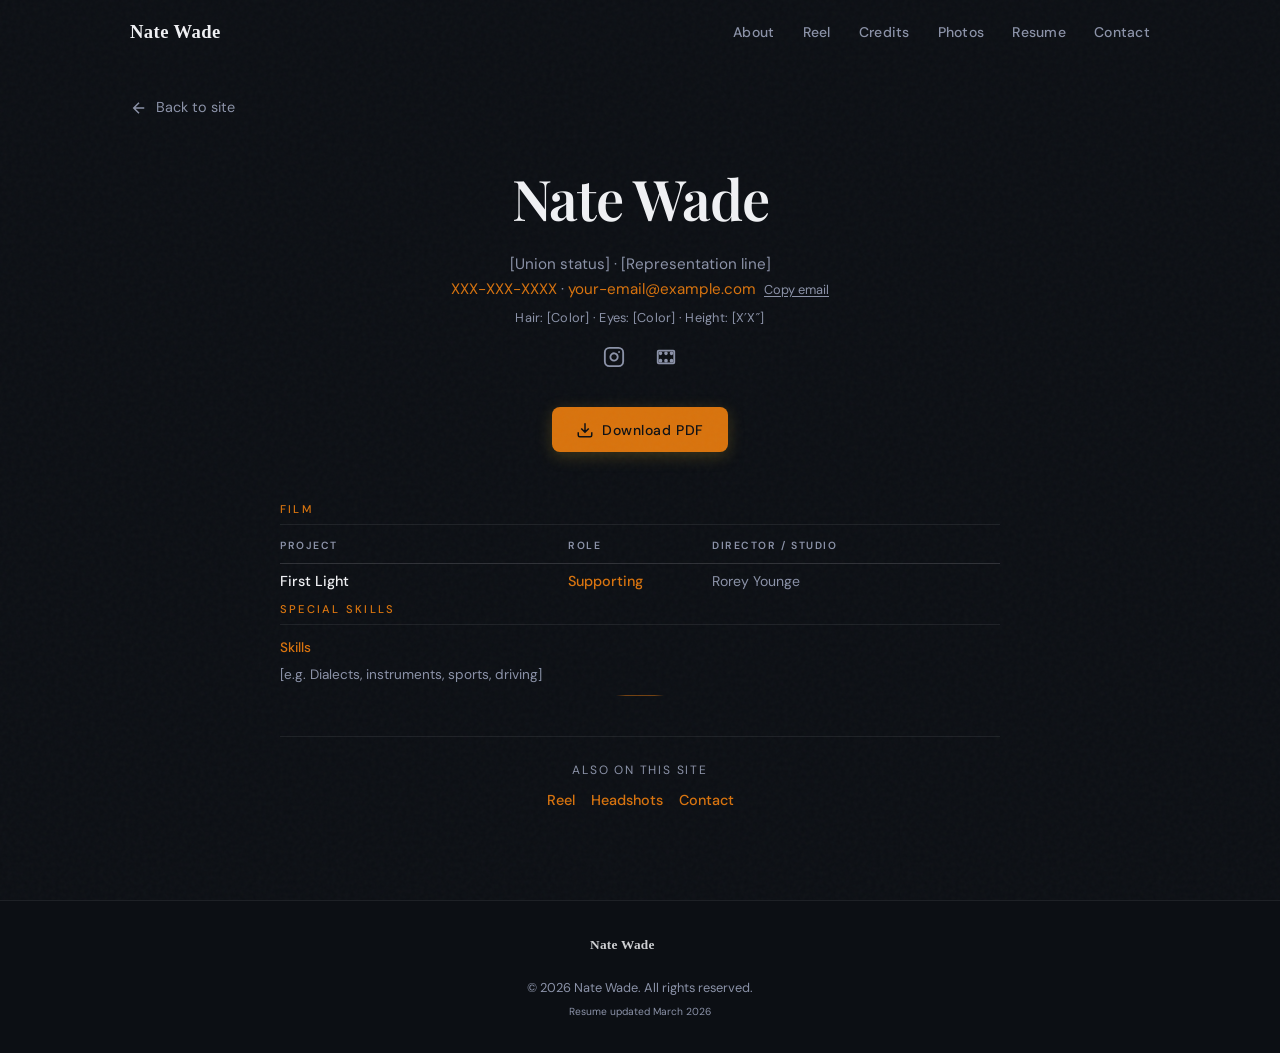
<file: resume.html>
<!DOCTYPE html>
<html lang="en">
<head>
  <meta charset="UTF-8">
  <meta name="viewport" content="width=device-width, initial-scale=1.0">
  <meta name="description" content="Nate Wade — Actor. Film, voice, theatre resume. Download PDF.">
  <title>Resume | Nate Wade — Actor</title>
  <meta property="og:title" content="Nate Wade — Actor | Resume">
  <meta property="og:description" content="Film, voice &amp; theatre credits. Download PDF or view online.">
  <meta property="og:type" content="website">
  <meta property="og:url" content="https://natewade.com/resume.html">
  <meta name="twitter:card" content="summary">
  <meta name="twitter:title" content="Nate Wade — Actor | Resume">
  <meta name="twitter:description" content="Film, voice &amp; theatre credits.">
  <link rel="preconnect" href="https://fonts.googleapis.com">
  <link rel="preconnect" href="https://fonts.gstatic.com" crossorigin>
  <link href="https://fonts.googleapis.com/css2?family=DM+Sans:ital,opsz,wght@0,9..40,400;0,9..40,500;0,9..40,600;1,9..40,400&family=Playfair+Display:ital,wght@0,400;0,600;1,400&display=swap" rel="stylesheet">
  <link rel="stylesheet" href="css/style.css">
  <style>
    .resume-page { padding: calc(var(--header-h, 72px) + 2rem) var(--space) 4rem; min-height: 100vh; }
    .resume-back { display: inline-flex; align-items: center; gap: 0.5rem; color: var(--text-muted); text-decoration: none; font-size: 0.9rem; margin-bottom: 2rem; transition: color 0.2s ease; }
    .resume-back:hover { color: var(--accent); }
    .resume-header { text-align: center; margin-bottom: 3rem; }
    .resume-name { font-family: var(--font-display); font-size: clamp(2.25rem, 6vw, 3.5rem); font-weight: 600; letter-spacing: -0.02em; margin: 0 0 0.5rem; color: var(--text); }
    .resume-contact { color: var(--text-muted); font-size: 0.95rem; margin: 0 0 0.35rem; }
    .resume-contact a { color: var(--accent); text-decoration: none; }
    .resume-contact a:hover { text-decoration: underline; }
    .resume-stats { font-size: 0.8rem; color: var(--text-muted); letter-spacing: 0.02em; margin: 0 0 0.75rem; line-height: 1.5; text-align: center; }
    .resume-social { display: flex; justify-content: center; gap: 1rem; margin-top: 0.75rem; }
    .resume-social a { display: inline-flex; align-items: center; justify-content: center; width: 36px; height: 36px; color: var(--text-muted); transition: color 0.2s ease, transform 0.2s ease; }
    .resume-social a:hover { color: var(--accent); transform: scale(1.08); }
    .resume-social svg { width: 22px; height: 22px; }
    .resume-actions { display: flex; flex-direction: column; align-items: center; gap: 0.5rem; margin-top: 2rem; flex-wrap: wrap; }
    .resume-copy-wrap { display: inline-flex; align-items: center; gap: 0.35rem; margin-left: 0.25rem; }
    .resume-copy-btn { background: none; border: none; padding: 0; color: var(--text-muted); cursor: pointer; font-size: 0.8rem; font-family: inherit; text-decoration: underline; text-underline-offset: 2px; transition: color 0.2s ease; }
    .resume-copy-btn:hover { color: var(--accent); }
    .resume-copy-btn.copied { color: var(--accent); }
    .resume-hub { text-align: center; margin-top: 2.5rem; padding-top: 1.5rem; border-top: 1px solid var(--border); }
    .resume-hub p { font-size: 0.75rem; letter-spacing: 0.15em; text-transform: uppercase; color: var(--text-muted); margin: 0 0 0.5rem; }
    .resume-hub-links { display: flex; flex-wrap: wrap; justify-content: center; gap: 0.5rem 1rem; }
    .resume-hub-links a { color: var(--accent); font-size: 0.9rem; font-weight: 500; text-decoration: none; transition: color 0.2s ease; }
    .resume-hub-links a:hover { color: var(--accent-hover); text-decoration: underline; }
    .site-footer .resume-updated { display: block; margin-top: 0.35rem; font-size: 0.8em; color: var(--text-muted); font-weight: 400; }
    .resume-content { max-width: 720px; margin: 0 auto; }
    .resume-section { margin-bottom: 0; padding: 0; }
    .resume-section::after { content: ''; display: block; margin: 0.55rem auto 0.55rem; width: 3rem; height: 1px; background: linear-gradient(90deg, transparent 0%, var(--accent) 20%, var(--accent) 80%, transparent 100%); opacity: 0.5; }
    .resume-section:last-child::after { display: none; }
    .resume-section-title { font-size: 0.7rem; font-weight: 500; letter-spacing: 0.2em; text-transform: uppercase; color: var(--accent); margin: 0 0 0.75rem; padding-bottom: 0.35rem; border-bottom: 1px solid var(--border); }
    .resume-credits { width: 100%; font-size: 0.9rem; border-collapse: collapse; table-layout: fixed; }
    .resume-credits th { text-align: left; font-size: 0.65rem; font-weight: 600; letter-spacing: 0.15em; text-transform: uppercase; color: var(--text-muted); padding: 0 0.75rem 0.5rem 0; border-bottom: 1px solid var(--border); }
    .resume-credits th:first-child { padding-left: 0; width: 40%; }
    .resume-credits th:nth-child(2) { width: 20%; }
    .resume-credits th:nth-child(3) { width: 40%; }
    .resume-credits td { padding: 0.4rem 0.75rem 0.4rem 0; vertical-align: top; border-bottom: 1px solid var(--border); word-wrap: break-word; overflow-wrap: break-word; }
    .resume-credits td:first-child { padding-left: 0; }
    .resume-credits tr:last-child td { border-bottom: none; }
    .resume-credits .col-project { color: var(--text); font-weight: 500; width: 40%; }
    .resume-credits .col-role { color: var(--accent); font-weight: 500; width: 20%; }
    .resume-credits .col-role a { color: inherit; text-decoration: none; }
    .resume-credits .col-role a:hover { text-decoration: underline; }
    .resume-credits .col-director { color: var(--text-muted); font-size: 0.88rem; width: 40%; }
    .resume-skills-grid { display: grid; gap: 1rem; }
    .resume-skills-cat { font-size: 0.85rem; }
    .resume-skills-cat strong { color: var(--accent); font-weight: 500; display: block; margin-bottom: 0.25rem; }
    .resume-skills-cat span { color: var(--text-muted); }
    .resume-project-trigger { display: inline-flex; align-items: center; justify-content: center; cursor: help; position: relative; margin-right: 0.35rem; vertical-align: middle; color: var(--text-muted); transition: color 0.2s ease; }
    .resume-project-trigger:hover { color: var(--accent); }
    .resume-info-icon { width: 14px; height: 14px; display: block; }
    .resume-synopsis-tooltip { position: fixed; z-index: 10000; max-width: 280px; padding: 0.75rem 1rem; font-size: 0.85rem; line-height: 1.45; color: var(--text); background: var(--surface); border: 1px solid var(--border); border-radius: 6px; box-shadow: 0 8px 24px rgba(0,0,0,0.4); pointer-events: none; opacity: 0; transform: translateY(4px); transition: opacity 0.2s ease, transform 0.2s ease; }
    .resume-synopsis-tooltip.is-visible { opacity: 1; transform: translateY(0); }
    .resume-synopsis-tooltip strong { display: block; font-size: 0.8rem; color: var(--accent); margin-bottom: 0.25rem; }
    .resume-synopsis-tooltip .tooltip-genre { display: block; font-size: 0.68rem; letter-spacing: 0.08em; text-transform: uppercase; color: var(--text-muted); margin-bottom: 0.4rem; }
    @media print {
      @page { size: letter; margin: 0; }
      body { background: #fff; font-size: 10px; }
      .no-print, .noise, .site-header, .cta-pills, .resume-back, .resume-actions, .resume-social, .resume-hub, .resume-copy-wrap, .site-footer, .resume-synopsis-tooltip { display: none !important; }
      .resume-page { padding: 0.5in; min-height: auto; }
      .resume-header { margin-bottom: 0.5rem; }
      .resume-name { color: #111; font-size: 1.5rem; margin: 0 0 0.25rem; }
      .resume-contact { color: #333; font-size: 0.65rem; line-height: 1.35; margin: 0 0 0.2rem; }
      .resume-stats { color: #555; font-size: 0.52rem; line-height: 1.3; margin: 0 0 0.2rem; text-align: center; }
      .resume-contact a { color: #111; }
      .resume-section-title { color: #b45309; border-color: rgba(0,0,0,0.15); font-size: 0.58rem; margin: 0 0 0.35rem; padding-bottom: 0.15rem; }
      .resume-section::after { margin: 0.2rem auto; background: linear-gradient(90deg, transparent 0%, rgba(0,0,0,0.2) 20%, rgba(0,0,0,0.2) 80%, transparent 100%); opacity: 1; }
      .resume-credits { font-size: 0.7rem; }
      .resume-credits th { color: #555; border-color: rgba(0,0,0,0.12); font-size: 0.58rem; padding: 0.15rem 0.4rem 0.15rem 0; }
      .resume-credits td { border-color: rgba(0,0,0,0.12); padding: 0.15rem 0.4rem 0.15rem 0; font-size: 0.68rem; }
      .resume-credits .col-project { color: #111; }
      .resume-credits .col-role { color: #b45309; }
      .resume-credits .col-director { color: #444; font-size: 0.65rem; }
      .resume-skills-cat strong { color: #b45309; font-size: 0.65rem; margin-bottom: 0.1rem; }
      .resume-skills-cat span { color: #444; font-size: 0.65rem; }
      .resume-skills-grid { gap: 0.25rem; }
      .resume-skills-cat { font-size: 0.65rem; }
      .resume-content { max-width: 100%; }
      .resume-project-trigger { display: none !important; }
      .resume-updated { display: block; margin-top: 0.25rem; font-size: 0.65em; color: #666; }
      .resume-updated::before { content: '— '; }
      section { padding: 0; page-break-inside: avoid; }
    }
    @media (max-width: 640px) {
      .resume-credits { font-size: 0.85rem; }
      .resume-credits th, .resume-credits td { padding-right: 0.5rem; }
    }
  </style>
</head>
<body>
  <div class="noise" aria-hidden="true"></div>

  <div class="cta-pills visible" aria-label="Quick actions">
    <a href="index.html" class="cta-pill cta-pill-outline">Back to site</a>
    <a href="#" class="cta-pill cta-pill-primary" id="download-pdf" aria-label="Download as PDF" role="button">Download PDF</a>
  </div>

  <header class="site-header" id="header">
    <nav class="nav" aria-label="Main">
      <a href="index.html" class="nav-logo" aria-label="Nate Wade — Home">
        <img src="assets/acting/nate-wade-logo.svg" alt="Nate Wade" class="nav-logo-img">
      </a>
      <ul class="nav-links">
        <li><a href="index.html#about">About</a></li>
        <li><a href="index.html#reel">Reel</a></li>
        <li><a href="index.html#credits">Credits</a></li>
        <li><a href="index.html#photos">Photos</a></li>
        <li><a href="resume.html">Resume</a></li>
        <li><a href="index.html#contact">Contact</a></li>
      </ul>
      <button class="nav-toggle" aria-label="Toggle menu" aria-expanded="false">
        <span></span><span></span><span></span>
      </button>
    </nav>
  </header>

  <main class="resume-page">
    <div class="container">
      <a href="index.html" class="resume-back" aria-label="Back to home">
        <svg width="18" height="18" viewBox="0 0 24 24" fill="none" stroke="currentColor" stroke-width="2"><path d="M19 12H5M12 19l-7-7 7-7"/></svg>
        Back to site
      </a>

      <header class="resume-header">
        <h1 class="resume-name">Nate Wade</h1>
        <p class="resume-contact">
          [Union status] · [Representation line — e.g. “Represented by [Agency]” or “Self-represented”]<br>
          <a href="tel:XXX-XXX-XXXX">XXX-XXX-XXXX</a> · <a href="mailto:your-email@example.com">your-email@example.com</a> <span class="resume-copy-wrap no-print"><button type="button" class="resume-copy-btn" id="copy-email" aria-label="Copy email">Copy email</button></span>
        </p>
        <p class="resume-stats">
          Hair: [Color] · Eyes: [Color] · Height: [X′X″]
        </p>
        <div class="resume-social no-print">
          <a href="https://instagram.com/natewade" target="_blank" rel="noopener noreferrer" aria-label="Instagram @natewade">
            <svg viewBox="0 0 24 24" fill="none" stroke="currentColor" stroke-width="2" stroke-linecap="round" stroke-linejoin="round" aria-hidden="true">
              <rect x="2" y="2" width="20" height="20" rx="5" ry="5"/>
              <path d="M16 11.37A4 4 0 1 1 12.63 8 4 4 0 0 1 16 11.37z"/>
              <line x1="17.5" y1="6.5" x2="17.51" y2="6.5"/>
            </svg>
          </a>
          <a href="https://www.imdb.com/name/nmXXXXXX/" target="_blank" rel="noopener noreferrer" aria-label="IMDb profile">
            <svg viewBox="0 0 24 24" fill="none" stroke="currentColor" stroke-width="2" stroke-linecap="round" stroke-linejoin="round" aria-hidden="true">
              <rect x="3" y="5" width="18" height="14" rx="1"/>
              <circle cx="6" cy="8" r="1"/>
              <circle cx="6" cy="16" r="1"/>
              <circle cx="12" cy="8" r="1"/>
              <circle cx="12" cy="16" r="1"/>
              <circle cx="18" cy="8" r="1"/>
              <circle cx="18" cy="16" r="1"/>
            </svg>
          </a>
        </div>
        <div class="resume-actions no-print">
          <button type="button" class="btn btn-primary" id="download-pdf-btn" aria-label="Download as PDF">
            <svg width="18" height="18" viewBox="0 0 24 24" fill="none" stroke="currentColor" stroke-width="2"><path d="M21 15v4a2 2 0 0 1-2 2H5a2 2 0 0 1-2-2v-4M7 10l5 5 5-5M12 15V3"/></svg>
            Download PDF
          </button>
        </div>
      </header>

      <div class="resume-content">
        <div id="resume-sections-container"></div>

        <section class="resume-section" aria-labelledby="skills-heading">
          <h2 id="skills-heading" class="resume-section-title">Special Skills</h2>
          <div class="resume-skills-grid">
            <div class="resume-skills-cat">
              <strong>Skills</strong>
              <span>[e.g. Dialects, instruments, sports, driving, etc.]</span>
            </div>
            <!-- Add more skill categories as needed -->
          </div>
        </section>

        <nav class="resume-hub no-print" aria-label="Quick links">
          <p>Also on this site</p>
          <div class="resume-hub-links">
            <a href="index.html#reel">Reel</a>
            <a href="index.html#photos">Headshots</a>
            <a href="index.html#contact">Contact</a>
          </div>
        </nav>
      </div>
    </div>
  </main>

  <footer class="site-footer">
    <div class="container">
      <a href="index.html" class="footer-logo" aria-label="Nate Wade — Home">
        <img src="assets/acting/nate-wade-logo.svg" alt="Nate Wade">
      </a>
      <p>&copy; <span id="year"></span> Nate Wade. All rights reserved. <span class="resume-updated">Resume updated [Month Year]</span></p>
    </div>
  </footer>

  <script>
    (function() {
      var y = document.getElementById('year');
      if (y) y.textContent = new Date().getFullYear();

      if (window.location.search.indexOf('print=1') !== -1) {
        window.print();
      }

      function doPrint(e) { if (e) e.preventDefault(); window.print(); }
      var btn = document.getElementById('download-pdf');
      var btn2 = document.getElementById('download-pdf-btn');
      if (btn) { btn.addEventListener('click', doPrint); }
      if (btn2) btn2.addEventListener('click', doPrint);

      var copyBtn = document.getElementById('copy-email');
      if (copyBtn) {
        copyBtn.addEventListener('click', function() {
          var mailto = document.querySelector('.resume-contact a[href^="mailto:"]');
          var email = (mailto && mailto.href) ? mailto.href.replace('mailto:', '').trim() : 'your-email@example.com';
          if (navigator.clipboard && navigator.clipboard.writeText) {
            navigator.clipboard.writeText(email).then(function() {
              copyBtn.textContent = 'Copied!';
              copyBtn.classList.add('copied');
              setTimeout(function() { copyBtn.textContent = 'Copy email'; copyBtn.classList.remove('copied'); }, 2000);
            });
          } else {
            var ta = document.createElement('textarea'); ta.value = email; document.body.appendChild(ta); ta.select(); document.execCommand('copy'); document.body.removeChild(ta);
            copyBtn.textContent = 'Copied!';
            copyBtn.classList.add('copied');
            setTimeout(function() { copyBtn.textContent = 'Copy email'; copyBtn.classList.remove('copied'); }, 2000);
          }
        });
      }

      // Synopsis tooltips (event delegation so content.js-injected triggers work)
      var tooltip = document.createElement('div');
      tooltip.className = 'resume-synopsis-tooltip';
      tooltip.setAttribute('aria-hidden', 'true');
      document.body.appendChild(tooltip);
      function showTooltip(trigger) {
        var synopsis = trigger.getAttribute('data-synopsis');
        if (!synopsis) return;
        var title = trigger.getAttribute('data-title') || trigger.closest('td').textContent.trim();
        var genre = trigger.getAttribute('data-genre') || '';
        var genreHtml = genre ? '<span class="tooltip-genre">' + genre + '</span>' : '';
        tooltip.innerHTML = '<strong>' + title + '</strong>' + genreHtml + synopsis;
        tooltip.classList.add('is-visible');
        var rect = trigger.getBoundingClientRect();
        var ttRect = tooltip.getBoundingClientRect();
        var left = rect.left + (rect.width / 2) - (ttRect.width / 2);
        var top = rect.bottom + 8;
        if (left < 8) left = 8;
        if (left + ttRect.width > window.innerWidth - 8) left = window.innerWidth - ttRect.width - 8;
        if (top + ttRect.height > window.innerHeight - 8) top = rect.top - ttRect.height - 8;
        tooltip.style.left = left + 'px';
        tooltip.style.top = top + 'px';
      }
      function hideTooltip() { tooltip.classList.remove('is-visible'); }
      document.body.addEventListener('mouseover', function(e) {
        var trigger = e.target.closest('.resume-project-trigger[data-synopsis]');
        if (trigger) showTooltip(trigger);
      });
      document.body.addEventListener('mouseout', function(e) {
        var trigger = e.target.closest('.resume-project-trigger[data-synopsis]');
        if (trigger) hideTooltip();
      });
    })();
  </script>
  <script src="js/main.js"></script>
  <script src="js/content.js"></script>
</body>
</html>
</file>
<file: css/style.css>
/* ============================================
   Nate Wade — Actor Website
   Distinct identity: editorial tone, warm navy + orange
   ============================================ */

:root {
  --bg: #0c0f14;
  --bg-elevated: #141922;
  --surface: #1a1f2e;
  --text: #f0f1f4;
  --text-muted: #8b92a8;
  --accent: #d9730d;
  --accent-hover: #ea580c;
  --accent-soft: rgba(217, 115, 13, 0.12);
  --border: rgba(240, 241, 244, 0.08);
  --font-display: "Playfair Display", Georgia, serif;
  --font-body: "DM Sans", system-ui, sans-serif;
  --space: clamp(1.25rem, 4vw, 2.5rem);
  --container: min(90vw, 1100px);
  --header-h: 64px;
  --radius: 8px;
  --radius-lg: 12px;
}

*, *::before, *::after { box-sizing: border-box; }
html {
  scroll-behavior: smooth;
  -webkit-font-smoothing: antialiased;
}
body {
  margin: 0;
  font-family: var(--font-body);
  font-size: 1rem;
  font-weight: 400;
  line-height: 1.65;
  color: var(--text);
  background: var(--bg);
  overflow-x: hidden;
}

.noise {
  position: fixed;
  inset: 0;
  background-image: url("data:image/svg+xml,%3Csvg viewBox='0 0 256 256' xmlns='http://www.w3.org/2000/svg'%3E%3Cfilter id='n'%3E%3CfeTurbulence type='fractalNoise' baseFrequency='0.8' numOctaves='3' stitchTiles='stitch'/%3E%3C/filter%3E%3Crect width='100%25' height='100%25' filter='url(%23n)' opacity='0.03'/%3E%3C/svg%3E");
  pointer-events: none;
  z-index: 9999;
}

/* ----- Header: minimal ----- */
.site-header {
  position: fixed;
  top: 0;
  left: 0;
  right: 0;
  z-index: 1000;
  height: var(--header-h);
  display: flex;
  align-items: center;
  justify-content: center;
  transition: background 0.35s ease, border-color 0.35s ease;
}
.site-header.scrolled {
  background: rgba(12, 15, 20, 0.92);
  backdrop-filter: blur(14px);
  border-bottom: 1px solid var(--border);
}

.nav {
  width: var(--container);
  max-width: 100%;
  display: flex;
  align-items: center;
  justify-content: space-between;
  padding: 0 var(--space);
}
.nav-logo {
  display: flex;
  align-items: center;
  text-decoration: none;
  line-height: 0;
}
.nav-logo-img {
  display: block;
  height: 32px;
  width: auto;
  max-width: 140px;
  object-fit: contain;
}
.nav-links {
  display: flex;
  align-items: center;
  gap: 1.75rem;
  list-style: none;
  margin: 0;
  padding: 0;
}
.nav-links a {
  color: var(--text-muted);
  text-decoration: none;
  font-size: 0.875rem;
  font-weight: 500;
  letter-spacing: 0.02em;
  transition: color 0.2s ease;
}
.nav-links a:hover {
  color: var(--text);
}
.nav-links a:focus-visible,
.nav-logo:focus-visible {
  outline: 2px solid var(--accent);
  outline-offset: 4px;
}

.nav-toggle {
  display: none;
  flex-direction: column;
  gap: 5px;
  background: none;
  border: none;
  padding: 8px;
  cursor: pointer;
  color: var(--text);
}
.nav-toggle span {
  width: 22px;
  height: 2px;
  background: currentColor;
  transition: transform 0.3s ease, opacity 0.3s ease;
}
.nav-toggle[aria-expanded="true"] span:nth-child(1) { transform: translateY(7px) rotate(45deg); }
.nav-toggle[aria-expanded="true"] span:nth-child(2) { opacity: 0; }
.nav-toggle[aria-expanded="true"] span:nth-child(3) { transform: translateY(-7px) rotate(-45deg); }

/* ----- Hero: left-aligned, editorial ----- */
.hero {
  position: relative;
  min-height: 100vh;
  display: flex;
  align-items: center;
  padding: var(--header-h) var(--space) 4rem;
}
.hero-bg {
  position: absolute;
  inset: 0;
}
.hero-image {
  position: absolute;
  inset: 0;
  background: var(--surface) center center / cover no-repeat;
  background-image: url("../assets/acting/hero.jpg");
}
.hero-overlay {
  position: absolute;
  inset: 0;
  background: linear-gradient(105deg, var(--bg) 0%, transparent 45%, rgba(12,15,20,0.4) 100%);
}
.hero-content {
  position: relative;
  z-index: 2;
  text-align: left;
  max-width: 520px;
}
.visually-hidden {
  position: absolute;
  width: 1px;
  height: 1px;
  padding: 0;
  margin: -1px;
  overflow: hidden;
  clip: rect(0, 0, 0, 0);
  white-space: nowrap;
  border: 0;
}
.hero-logo {
  display: inline-block;
  margin-bottom: 0.5rem;
  line-height: 0;
  opacity: 0;
  transform: translateY(16px);
  animation: fadeUp 0.7s ease forwards;
}
.hero-logo img {
  display: block;
  height: clamp(56px, 14vw, 88px);
  width: auto;
  max-width: 280px;
  object-fit: contain;
}
.hero-tagline {
  font-size: 0.8rem;
  font-weight: 500;
  letter-spacing: 0.2em;
  text-transform: uppercase;
  color: var(--text-muted);
  margin: 0 0 1.5rem;
  opacity: 0;
  animation: fadeUp 0.7s ease 0.2s forwards;
}
.hero-buttons {
  opacity: 0;
  transform: translateY(12px);
  animation: fadeUp 0.7s ease 0.35s forwards;
}
.hero-content .hero-buttons .btn {
  margin: 0;
}
.hero-scroll {
  position: absolute;
  bottom: 2rem;
  left: var(--space);
  display: flex;
  flex-direction: column;
  align-items: center;
  gap: 0.5rem;
  color: var(--text-muted);
  font-size: 0.65rem;
  letter-spacing: 0.18em;
  text-transform: uppercase;
  opacity: 0;
  animation: fadeUp 0.7s ease 0.5s forwards;
}
.scroll-line {
  width: 1px;
  height: 32px;
  background: linear-gradient(180deg, var(--text-muted), transparent);
  animation: scrollPulse 2.2s ease-in-out infinite;
}

@keyframes fadeUp {
  to {
    opacity: 1;
    transform: translateY(0);
  }
}
@keyframes scrollPulse {
  0%, 100% { opacity: 0.4; transform: scaleY(0.85); }
  50% { opacity: 1; transform: scaleY(1); }
}

/* ----- Buttons: mix of solid and ghost ----- */
.btn {
  display: inline-flex;
  align-items: center;
  gap: 0.5rem;
  padding: 0.85rem 1.5rem;
  font-family: var(--font-body);
  font-size: 0.875rem;
  font-weight: 500;
  letter-spacing: 0.04em;
  text-decoration: none;
  border: none;
  cursor: pointer;
  border-radius: var(--radius);
  transition: background 0.2s ease, color 0.2s ease, transform 0.2s ease, border-color 0.2s ease;
}
.btn:hover {
  transform: translateY(-1px);
}
.btn:focus-visible {
  outline: 2px solid var(--accent);
  outline-offset: 3px;
}
.btn-primary {
  background: var(--accent);
  color: var(--bg);
  box-shadow: 0 4px 16px rgba(201, 162, 39, 0.25);
}
.btn-primary:hover {
  background: var(--accent-hover);
  color: var(--bg);
  box-shadow: 0 6px 24px rgba(201, 162, 39, 0.35);
}
.btn-outline {
  background: transparent;
  color: var(--text);
  border: 1px solid var(--border);
}
.btn-outline:hover {
  border-color: var(--accent);
  color: var(--accent);
}
.btn-ghost {
  background: transparent;
  color: var(--text-muted);
  border: none;
}
.btn-ghost:hover {
  color: var(--accent);
}

/* ----- Container & Sections ----- */
.container {
  width: var(--container);
  max-width: 100%;
  margin: 0 auto;
  padding: 0 var(--space);
}
section {
  padding: 4.5rem 0;
}
.section-label {
  font-size: 0.7rem;
  font-weight: 600;
  letter-spacing: 0.22em;
  text-transform: uppercase;
  color: var(--accent);
  margin: 0 0 0.6rem;
}
.section-label + h3,
.section-label + .section-headline {
  margin-top: 0;
}
.section-headline {
  font-family: var(--font-display);
  font-size: clamp(1.85rem, 3.5vw, 2.5rem);
  font-weight: 600;
  line-height: 1.2;
  margin: 0 0 1rem;
  color: var(--text);
}

/* ----- About: text left, image right ----- */
.about {
  background: var(--bg);
}
.about-grid {
  display: grid;
  grid-template-columns: 1fr 0.9fr;
  gap: 4rem;
  align-items: center;
}
.about-text {
  order: 1;
}
.about-image-wrap {
  order: 2;
  position: relative;
  aspect-ratio: 3/4;
  max-height: 75vh;
  border-radius: var(--radius-lg);
  overflow: hidden;
}
.about-image {
  position: absolute;
  inset: 0;
  background: var(--surface) center center / cover no-repeat;
  background-image: url("../assets/acting/about.jpg");
}
.about-headline {
  font-family: var(--font-display);
  font-size: clamp(1.9rem, 3.5vw, 2.75rem);
  font-weight: 600;
  line-height: 1.2;
  margin: 0 0 1.25rem;
  color: var(--text);
}
.about-bio p {
  margin: 0 0 1rem;
  color: var(--text-muted);
  max-width: 48ch;
  font-size: 0.95rem;
}
.about-production-note {
  margin: 1.25rem 0 0;
  padding: 0.75rem 0 0 1rem;
  border-left: 2px solid var(--accent);
  font-size: 0.875rem;
  color: var(--text-muted);
  max-width: 48ch;
  line-height: 1.5;
}
.about-production-note strong {
  color: var(--text);
}
.about-text .btn {
  margin-top: 1.5rem;
}

/* Reveal: subtle scale + fade (distinct from Mickey) */
[data-reveal] {
  opacity: 0;
  transform: translateY(20px) scale(0.98);
  transition: opacity 0.6s ease, transform 0.6s ease;
}
[data-reveal].revealed {
  opacity: 1;
  transform: translateY(0) scale(1);
}

/* ----- Reel ----- */
.reel {
  position: relative;
  background: var(--bg-elevated);
  overflow: hidden;
}
.reel-bg {
  position: absolute;
  inset: 0;
  background: radial-gradient(ellipse 70% 50% at 50% 50%, var(--accent-soft), transparent);
  pointer-events: none;
}
.reel-headline {
  font-family: var(--font-display);
  font-size: clamp(1.75rem, 3vw, 2.35rem);
  font-weight: 600;
  margin: 0 0 1.75rem;
}
.reel-player-wrap {
  max-width: 860px;
  margin: 0 auto 1rem;
}
.reel-aspect {
  position: relative;
  aspect-ratio: 16/9;
  background: var(--surface);
  border-radius: var(--radius-lg);
  overflow: hidden;
  box-shadow: 0 12px 40px rgba(0, 0, 0, 0.35);
}
.reel-native {
  position: absolute;
  inset: 0;
  width: 100%;
  height: 100%;
}
.reel-youtube {
  position: absolute;
  inset: 0;
  width: 100%;
  height: 100%;
  display: none;
}
.reel-youtube iframe {
  width: 100%;
  height: 100%;
  border: none;
  display: block;
}
.reel-video {
  position: absolute;
  inset: 0;
  width: 100%;
  height: 100%;
  object-fit: contain;
}
.reel-video.playing + .reel-placeholder {
  opacity: 0;
  pointer-events: none;
}
.reel-placeholder {
  position: absolute;
  inset: 0;
  display: flex;
  flex-direction: column;
  align-items: center;
  justify-content: center;
  gap: 1rem;
  background: var(--bg);
  color: var(--text-muted);
  transition: opacity 0.3s ease;
}
.reel-play {
  background: none;
  border: none;
  color: var(--accent);
  cursor: pointer;
  padding: 0;
  transition: transform 0.2s ease, color 0.2s ease;
}
.reel-play:hover {
  transform: scale(1.08);
  color: var(--accent-hover);
}

/* ----- Credits: compact ----- */
.credits-headline {
  font-family: var(--font-display);
  font-size: clamp(1.75rem, 3vw, 2.35rem);
  font-weight: 600;
  margin: 0 0 0.5rem;
}
.credits-intro {
  color: var(--text-muted);
  margin: 0 0 1.5rem;
  max-width: 40ch;
  font-size: 0.95rem;
}
.credits-actions {
  display: flex;
  flex-wrap: wrap;
  gap: 0.75rem;
  margin-bottom: 0;
}

/* ----- Photos: single gallery, no tabs ----- */
.photos {
  background: var(--bg);
}
.photos-headline {
  font-family: var(--font-display);
  font-size: clamp(1.75rem, 3vw, 2.35rem);
  font-weight: 600;
  margin: 0 0 1.5rem;
}
.gallery {
  display: grid;
  grid-template-columns: repeat(3, 1fr);
  gap: 1.25rem;
  margin-bottom: 1.5rem;
}
.gallery-item {
  aspect-ratio: 2/3;
  overflow: hidden;
  background: var(--surface);
  border-radius: var(--radius);
  transition: transform 0.3s ease, box-shadow 0.3s ease;
}
.gallery-item:hover {
  transform: translateY(-4px);
  box-shadow: 0 12px 28px rgba(0, 0, 0, 0.25);
}
.gallery-img {
  width: 100%;
  height: 100%;
  background: center center / cover no-repeat;
  transition: transform 0.4s ease;
}
.gallery-item:hover .gallery-img {
  transform: scale(1.05);
}
[data-gallery-img="1"] .gallery-img { background-image: url("../assets/acting/headshot-1.jpg"); }
[data-gallery-img="2"] .gallery-img { background-image: url("../assets/acting/headshot-2.jpg"); }
[data-gallery-img="3"] .gallery-img { background-image: url("../assets/acting/headshot-3.jpg"); }
[data-gallery-img="4"] .gallery-img { background-image: url("../assets/acting/headshot-4.jpg"); }
[data-gallery-img="5"] .gallery-img { background-image: url("../assets/acting/headshot-5.jpg"); }
[data-gallery-img="6"] .gallery-img { background-image: url("../assets/acting/headshot-6.jpg"); }
.photos-footer {
  margin-top: 1rem;
}
.photos-footer .btn {
  font-size: 0.85rem;
}

/* ----- Contact: two-column layout ----- */
.contact {
  position: relative;
  padding: 5rem 0;
  background: var(--bg-elevated);
}
.contact-bg {
  position: absolute;
  inset: 0;
  background: radial-gradient(ellipse 60% 50% at 50% 100%, var(--accent-soft), transparent);
  pointer-events: none;
}
.contact-headline {
  font-family: var(--font-display);
  font-size: clamp(1.9rem, 3.5vw, 2.75rem);
  font-weight: 600;
  margin: 0 0 1rem;
}
.contact-content p {
  color: var(--text-muted);
  margin: 0 0 1.25rem;
  max-width: 44ch;
  font-size: 0.95rem;
}
.contact-grid {
  display: grid;
  grid-template-columns: 1fr 1fr;
  gap: 2.5rem;
  align-items: start;
  margin-top: 1.5rem;
}
.contact-primary {
  display: flex;
  flex-direction: column;
  gap: 1rem;
}
.contact-links {
  display: flex;
  flex-wrap: wrap;
  align-items: center;
  gap: 1rem;
  margin: 0;
}
.contact-link {
  color: var(--accent);
  font-weight: 500;
  text-decoration: none;
  transition: color 0.2s ease;
}
.contact-link:hover {
  color: var(--accent-hover);
}
.contact-link-with-icon {
  display: inline-flex;
  align-items: center;
  gap: 0.4rem;
  font-size: 0.9rem;
}
.contact-icon {
  flex-shrink: 0;
  color: currentColor;
}
.contact-rep-block {
  padding: 1.25rem;
  background: var(--surface);
  border-radius: var(--radius);
  border: 1px solid var(--border);
}
.contact-rep-block p {
  margin: 0;
  font-size: 0.875rem;
  color: var(--text-muted);
  line-height: 1.5;
}
.contact-rep-block a {
  color: var(--accent);
  text-decoration: none;
}
.contact-rep-block a:hover {
  text-decoration: underline;
}
.contact-rts-logo {
  display: inline-block;
  margin-top: 1rem;
  padding: 0.75rem 1rem;
  line-height: 0;
  background: #fff;
  border-radius: var(--radius);
  transition: opacity 0.2s ease;
}
.contact-rts-logo:hover {
  opacity: 0.9;
}
.contact-rts-logo img {
  display: block;
  max-width: 160px;
  height: auto;
  max-height: 56px;
  object-fit: contain;
}
.contact-link:focus-visible,
.contact-rts-logo:focus-visible {
  outline: 2px solid var(--accent);
  outline-offset: 3px;
}

/* ----- Footer ----- */
.site-footer {
  padding: 2rem var(--space);
  border-top: 1px solid var(--border);
  text-align: center;
  background: var(--bg);
}
.footer-logo {
  display: inline-block;
  margin-bottom: 0.75rem;
  line-height: 0;
  opacity: 0.85;
  transition: opacity 0.2s ease;
}
.footer-logo:hover {
  opacity: 1;
}
.footer-logo img {
  display: block;
  height: 24px;
  width: auto;
  max-width: 100px;
  object-fit: contain;
}
.site-footer p {
  margin: 0;
  font-size: 0.8rem;
  color: var(--text-muted);
}

/* ----- Sticky CTA: single pill (optional) ----- */
.cta-pills {
  position: fixed;
  bottom: 1.25rem;
  right: 1.25rem;
  z-index: 999;
  display: flex;
  flex-direction: column;
  gap: 0.5rem;
  opacity: 0;
  transform: translateY(10px);
  pointer-events: none;
  transition: opacity 0.3s ease, transform 0.3s ease;
}
.cta-pills.visible {
  opacity: 1;
  transform: translateY(0);
  pointer-events: auto;
}
.cta-pill {
  display: inline-block;
  padding: 0.5rem 1rem;
  font-size: 0.8rem;
  font-weight: 500;
  font-family: var(--font-body);
  letter-spacing: 0.04em;
  text-decoration: none;
  border-radius: 999px;
  white-space: nowrap;
  transition: background 0.2s ease, color 0.2s ease, transform 0.2s ease;
}
.cta-pill:hover {
  transform: scale(1.02);
}
.cta-pill:focus-visible {
  outline: 2px solid var(--accent);
  outline-offset: 3px;
}
.cta-pill-primary {
  background: var(--accent);
  color: var(--bg);
  border: none;
}
.cta-pill-primary:hover {
  background: var(--accent-hover);
  color: var(--bg);
}
.cta-pill-outline {
  background: var(--bg-elevated);
  color: var(--text);
  border: 1px solid var(--border);
}
.cta-pill-outline:hover {
  border-color: var(--accent);
  color: var(--accent);
}

/* ----- Responsive ----- */
@media (max-width: 900px) {
  .about-grid {
    grid-template-columns: 1fr;
    gap: 2.5rem;
  }
  .about-text { order: 1; }
  .about-image-wrap { order: 2; max-height: 55vh; }
  .contact-grid {
    grid-template-columns: 1fr;
    gap: 1.5rem;
  }
  .gallery {
    grid-template-columns: repeat(2, 1fr);
  }
}

@media (max-width: 768px) {
  .nav-links {
    display: none;
    position: absolute;
    top: var(--header-h);
    left: 0;
    right: 0;
    flex-direction: column;
    gap: 0;
    padding: 1rem;
    background: rgba(12, 15, 20, 0.98);
    border-bottom: 1px solid var(--border);
  }
  .nav-links.is-open {
    display: flex;
  }
  .nav-toggle {
    display: flex;
  }
  section {
    padding: 3.5rem 0;
  }
  .hero-content {
    text-align: center;
    max-width: 100%;
  }
  .hero-scroll {
    left: 50%;
    transform: translateX(-50%);
  }
}

@media (max-width: 480px) {
  .gallery {
    grid-template-columns: 1fr;
  }
  .contact-links {
    flex-direction: column;
    align-items: flex-start;
  }
  .credits-actions {
    flex-direction: column;
    align-items: stretch;
  }
}
</file>
